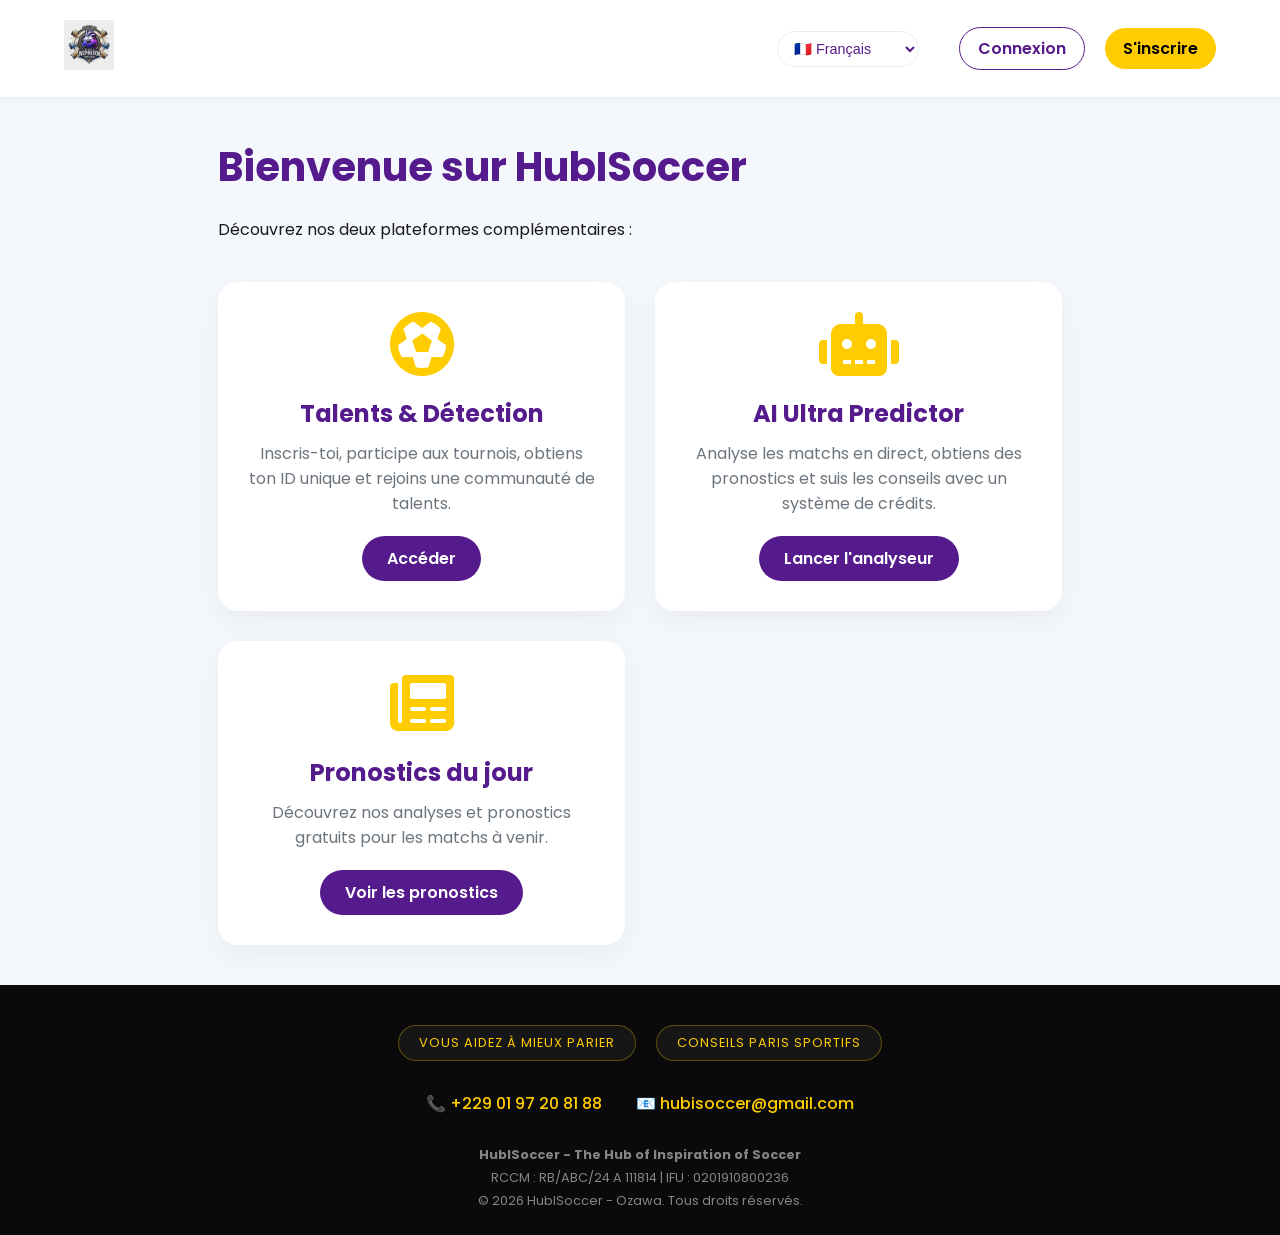
<file: index.html>
<!DOCTYPE html>
<html lang="fr">
<head>
    <meta charset="UTF-8">
    <meta name="viewport" content="width=device-width, initial-scale=1.0">
    <title>HubISoccer - IA & Talents</title>
    <link href="https://fonts.googleapis.com/css2?family=Poppins:wght@300;400;600;800&display=swap" rel="stylesheet">
    <link rel="stylesheet" href="https://cdnjs.cloudflare.com/ajax/libs/font-awesome/6.0.0-beta3/css/all.min.css">
    <style>
        * { margin: 0; padding: 0; box-sizing: border-box; }
        body {
            font-family: 'Poppins', sans-serif;
            background: #f4f7fb;
            color: #1a1a1a;
            min-height: 100vh;
            display: flex;
            flex-direction: column;
        }
        nav {
            display: flex;
            justify-content: space-between;
            align-items: center;
            padding: 20px 5%;
            background: white;
            box-shadow: 0 2px 10px rgba(0,0,0,0.05);
            flex-wrap: wrap;
        }
        .logo-nav {
            height: 50px;
            cursor: pointer;
            transition: opacity 0.3s;
        }
        .logo-nav:hover { opacity: 0.8; }
        .nav-right {
            display: flex;
            align-items: center;
            gap: 20px;
        }
        .lang-picker {
            padding: 8px 12px;
            border-radius: 30px;
            border: 1px solid #e9ecef;
            background: white;
            color: #551B8C;
            cursor: pointer;
            font-size: 0.9rem;
        }
        .lang-picker:hover { border-color: #FFCC00; }
        .btn-auth {
            padding: 8px 18px;
            border-radius: 30px;
            font-weight: 600;
            text-decoration: none;
            transition: 0.3s;
            border: 1px solid #551B8C;
            color: #551B8C;
            background: transparent;
        }
        .btn-auth:hover {
            background: #551B8C;
            color: white;
        }
        .btn-auth.gold {
            background: #FFCC00;
            border: none;
            color: black;
        }
        .btn-auth.gold:hover {
            background: #e6b800;
        }
        .menu-toggle { display: none; }
        .nav-links { display: flex; align-items: center; }
        .nav-links a {
            color: #551B8C;
            text-decoration: none;
            margin-left: 20px;
            font-weight: 600;
        }
        .container {
            max-width: 1200px;
            margin: 40px auto;
            padding: 0 20px;
            flex: 1;
        }
        h1 {
            color: #551B8C;
            font-size: 2.5rem;
            margin-bottom: 20px;
        }
        .projects-grid {
            display: grid;
            grid-template-columns: repeat(auto-fit, minmax(300px, 1fr));
            gap: 30px;
            margin-top: 40px;
        }
        .project-card {
            background: white;
            border-radius: 20px;
            padding: 30px;
            box-shadow: 0 10px 30px rgba(0,0,0,0.05);
            text-align: center;
            transition: transform 0.3s, box-shadow 0.3s;
        }
        .project-card:hover {
            transform: translateY(-10px);
            box-shadow: 0 15px 40px rgba(85,27,140,0.1);
        }
        .project-card i {
            font-size: 4rem;
            color: #FFCC00;
            margin-bottom: 20px;
        }
        .project-card h2 {
            color: #551B8C;
            margin-bottom: 10px;
        }
        .project-card p {
            color: #6c757d;
            margin-bottom: 20px;
        }
        .btn-project {
            display: inline-block;
            padding: 10px 25px;
            background: #551B8C;
            color: white;
            text-decoration: none;
            border-radius: 50px;
            font-weight: 600;
            transition: background 0.3s;
        }
        .btn-project:hover {
            background: #7e3db0;
        }
        footer {
            background: #0a0a0a;
            color: white;
            padding: 40px 5% 20px;
            text-align: center;
        }
        .compliance-badges {
            display: flex;
            justify-content: center;
            gap: 20px;
            margin-bottom: 30px;
            flex-wrap: wrap;
        }
        .badge-item {
            background: rgba(255,255,255,0.05);
            padding: 8px 20px;
            border-radius: 40px;
            color: #FFCC00;
            border: 1px solid rgba(255,204,0,0.3);
            text-transform: uppercase;
            letter-spacing: 1px;
            font-size: 0.8rem;
        }
        .contact-box {
            margin-bottom: 30px;
        }
        .contact-item {
            color: #FFCC00;
            text-decoration: none;
            margin: 0 15px;
            font-weight: 500;
            transition: color 0.3s;
        }
        .contact-item:hover { color: white; }
        .legal p {
            font-size: 0.8rem;
            color: rgba(255,255,255,0.5);
            margin: 5px 0;
        }
        @media (max-width: 768px) {
            .nav-links { display: none; flex-direction: column; width: 100%; margin-top: 15px; }
            .nav-links.active { display: flex; }
            .menu-toggle { display: flex; flex-direction: column; justify-content: space-between; width: 30px; height: 21px; background: none; border: none; cursor: pointer; }
            .menu-toggle span { display: block; width: 100%; height: 3px; background-color: #551B8C; border-radius: 3px; transition: 0.3s; }
        }
    </style>
</head>
<body>
    <nav>
        <a href="./" class="logo-link">
            <img src="img/logo-navbar.png" alt="HubISoccer" class="logo-nav">
        </a>
        <div class="nav-right">
            <select class="lang-picker" id="langSelect">
                <option value="fr">🇫🇷 Français</option>
                <option value="en">🇺🇸 English</option>
                <option value="yo">🇳🇬 Yoruba</option>
                <option value="fon">🇧🇯 Fon</option>
                <option value="mina">🇹🇬 Mina</option>
                <option value="lin">🇨🇬 Lingala</option>
                <option value="wol">🇸🇳 Wolof</option>
                <option value="diou">🇨🇮 Dioula</option>
                <option value="ha">🇳🇬 Hausa</option>
                <option value="sw">🇰🇪 Kiswahili</option>
                <option value="es">🇪🇸 Español</option>
                <option value="pt">🇵🇹 Português</option>
                <option value="de">🇩🇪 Deutsch</option>
                <option value="it">🇮🇹 Italiano</option>
                <option value="ar">🇸🇦 العربية</option>
                <option value="zh">🇨🇳 中文</option>
                <option value="ru">🇷🇺 Русский</option>
                <option value="ja">🇯🇵 日本語</option>
                <option value="tr">🇹🇷 Türkçe</option>
                <option value="ko">🇰🇷 한국어</option>
                <option value="hi">🇮🇳 हिन्दी</option>
                <option value="nl">🇳🇱 Nederlands</option>
                <option value="pl">🇵🇱 Polski</option>
                <option value="vi">🇻🇳 Tiếng Việt</option>
            </select>
            <button class="menu-toggle" id="menuToggle">
                <span></span><span></span><span></span>
            </button>
            <div class="nav-links" id="navLinks">
                <a href="auth/login.html" class="btn-auth">Connexion</a>
                <a href="auth/signup.html" class="btn-auth gold">S'inscrire</a>
            </div>
        </div>
    </nav>

    <div class="container">
        <h1>Bienvenue sur HubISoccer</h1>
        <p>Découvrez nos deux plateformes complémentaires :</p>

        <div class="projects-grid">
            <div class="project-card">
                <i class="fas fa-futbol"></i>
                <h2>Talents & Détection</h2>
                <p>Inscris-toi, participe aux tournois, obtiens ton ID unique et rejoins une communauté de talents.</p>
                <a href="https://hubisoccer.github.io/hubisoccer1st/" class="btn-project" target="_blank">Accéder</a>
            </div>
            <div class="project-card">
                <i class="fas fa-robot"></i>
                <h2>AI Ultra Predictor</h2>
                <p>Analyse les matchs en direct, obtiens des pronostics et suis les conseils avec un système de crédits.</p>
                <a href="hubisai.html" class="btn-project">Lancer l'analyseur</a>
            </div>
            <div class="project-card">
              <i class="fas fa-newspaper"></i>
              <h2>Pronostics du jour</h2>
              <p>Découvrez nos analyses et pronostics gratuits pour les matchs à venir.</p>
              <a href="pronostics-publics.html" class="btn-project">Voir les pronostics</a>
            </div>
        </div>
    </div>

    <footer>
        <div class="compliance-badges">
            <div class="badge-item">Vous aidez à mieux parier</div>
            <div class="badge-item">Conseils paris sportifs</div>
        </div>
        <div class="contact-box">
            <a href="tel:+2290197208188" class="contact-item">📞 +229 01 97 20 81 88</a>
            <a href="mailto:contact@hubisoccer.com" class="contact-item">📧 hubisoccer@gmail.com</a>
        </div>
        <div class="legal">
            <p><strong>HubISoccer - The Hub of Inspiration of Soccer</strong></p>
            <p>RCCM : RB/ABC/24 A 111814 | IFU : 0201910800236</p>
            <p>© 2026 HubISoccer - Ozawa. Tous droits réservés.</p>
        </div>
    </footer>

    <script>
        // Menu mobile simple
        document.getElementById('menuToggle')?.addEventListener('click', function() {
            document.getElementById('navLinks').classList.toggle('active');
            this.classList.toggle('open');
        });
    </script>
</body>
</html>
</file>
